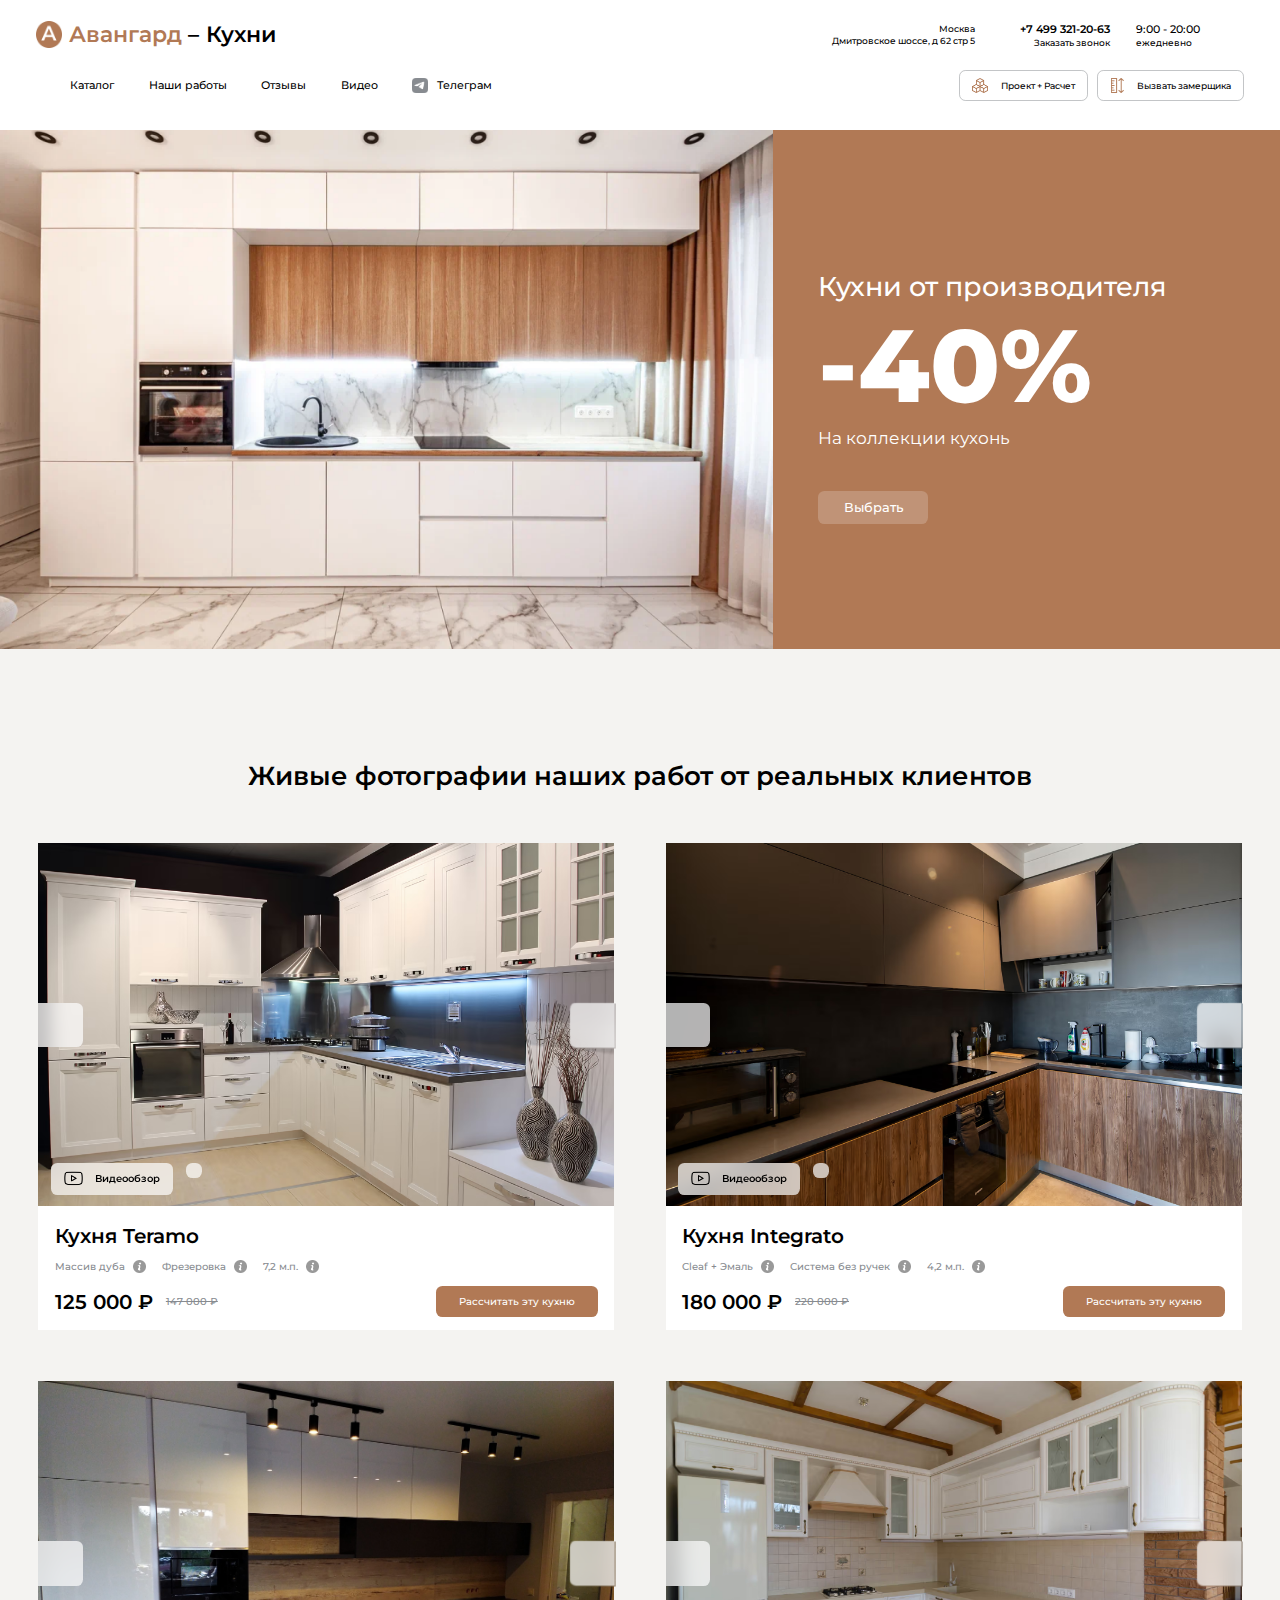
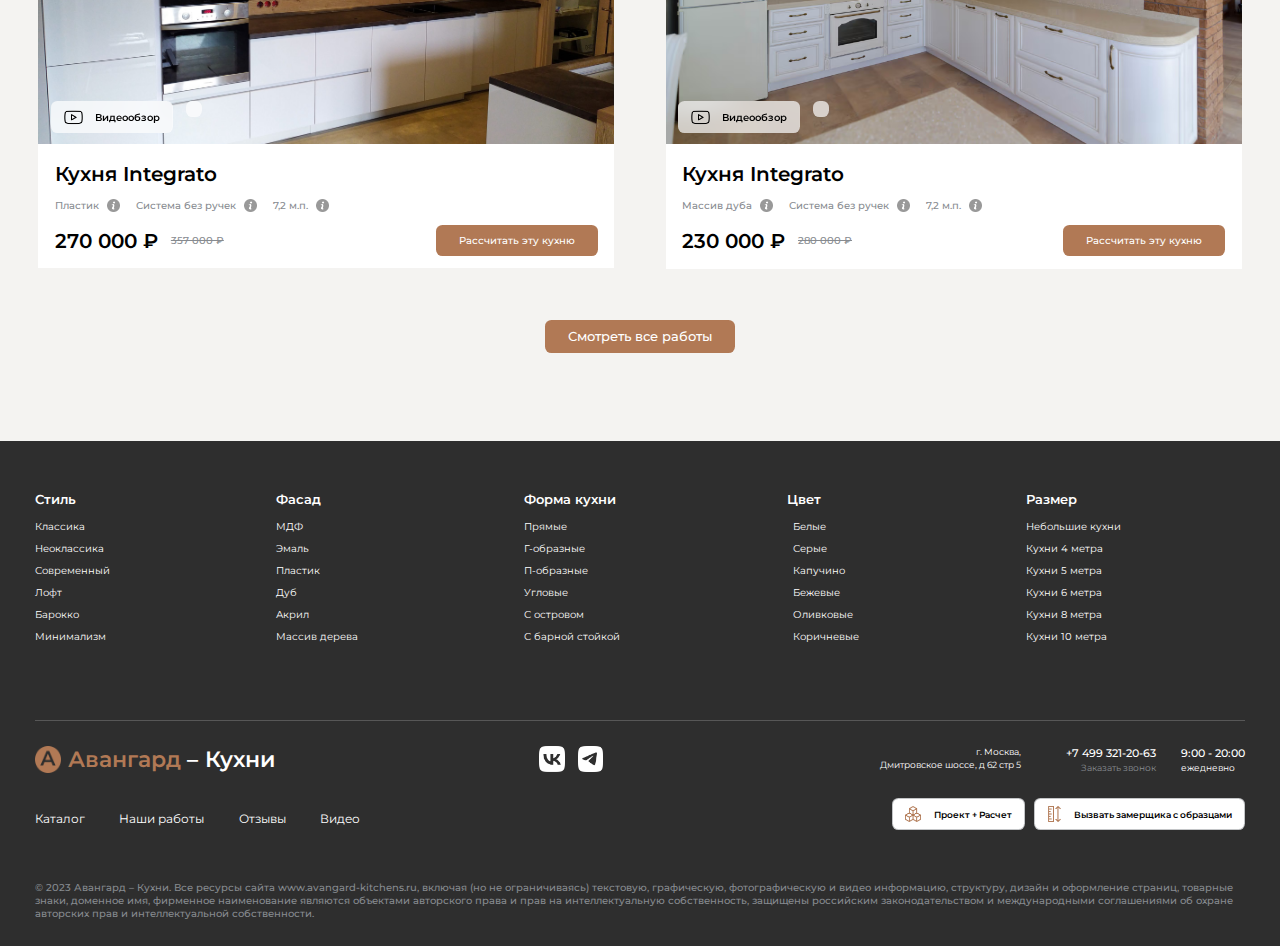
<file: index.html>
<!DOCTYPE html>

<head>
    <meta charset="UTF-8">
    <meta http-equiv="X-UA-Compatible" content="IE=edge">
    <meta name="viewport" content="width=device-width, initial-scale=1.0">
    <title>Авангард - Кухни</title>
    <link rel="stylesheet" href="asserts/css/style.css">
    <link rel="stylesheet" href="https://cdnjs.cloudflare.com/ajax/libs/font-awesome/6.4.0/css/all.min.css"
        integrity="sha512-iecdLmaskl7CVkqkXNQ/ZH/XLlvWZOJyj7Yy7tcenmpD1ypASozpmT/E0iPtmFIB46ZmdtAc9eNBvH0H/ZpiBw=="
        crossorigin="anonymous" referrerpolicy="no-referrer" />
    <link rel="preconnect" href="https://fonts.googleapis.com">
    <link rel="preconnect" href="https://fonts.gstatic.com" crossorigin>
    <link
        href="https://fonts.googleapis.com/css2?family=Montserrat:ital,wght@0,100;0,200;0,300;0,400;0,500;0,600;0,700;0,800;0,900;1,100;1,200;1,300;1,400;1,500;1,600;1,700;1,800;1,900&display=swap"
        rel="stylesheet">

        <link type="Image/x-icon" href="asserts/favicon/favicon.ico" rel="icon">
</head>

<body>
    <div class="container">

        <header>

            <div class="header">

                <div class="stroke_1">

                    <a href="index.html">
                        <div class="logo">

                            <img src="asserts/logo/logo.png" alt="logo">
                            <h1 class="logo_text1">Авангард</h1>
                            <h1 class="logo_text2">–</h1>
                            <h1 class="logo_text3">Кухни</h1>

                        </div>
                    </a>

                    <div class="info">

                        <div class="address">

                            <p class="address_1">Москва</p>
                            <p class="address_2">Дмитровское шоссе, д 62 стр 5</p>

                        </div>

                        <div class="info_2">

                            <div class="phone">

                                <h4>+7 499 321-20-63</h4>
                                <p>
                                    <a href="#">Заказать звонок</a>
                                </p>

                            </div>

                            <div class="time">

                                <h4>9:00 - 20:00</h4>
                                <p>ежедневно</p>

                            </div>

                        </div>

                        <i class="fa-regular fa-heart"></i>

                        <i class="fa-solid fa-bars" style="color: #000000;"></i>

                    </div>

                </div>

                <div class="stroke_2">

                    <div class="nav">

                        <i class="fa-solid fa-bars" style="color: #000000;"></i>
                        <a href="catalog.html">Каталог</a>
                        <a href="#">Наши работы</a>
                        <a href="#">Отзывы</a>
                        <a href="#">Видео</a>
                        <div class="telegram">
                            <img src="asserts/img/telegram.png" alt="telegram">
                            <a href="https://web.telegram.org/" target="_blank">
                                Телеграм</a>
                        </div>

                    </div>

                    <div class="buttons">

                        <button class="project">
                            <div>
                                <img src="asserts/img/buttons/cubes.png" alt="cubes" style="vertical-align: middle"
                                    class="cubes">

                                <img src="asserts/img/buttons/cubes_white.png" alt="cubes"
                                    style="vertical-align: middle" class="cubes_white">
                            </div>Проект + Расчет
                        </button>

                        <button class="call"><img src="asserts/img/buttons/ruler.png" alt="ruler"
                                style="vertical-align: middle" class="ruler">

                            <img src="asserts/img/buttons/ruler_white.png" alt="ruler" style="vertical-align: middle"
                                class="ruler_white">
                            Вызвать замерщика</button>

                    </div>

                </div>


        </header>

        <div class="banner">

            <a href="matteo.html">
                <img src="asserts/img/matteo/matteo_main.png" alt="kitchen_1">
            </a>

            <!-- <img src="asserts/img/banner_rec.png" alt="rec"> -->

            <div class="banner_text">

                <div>
                    <h3>Кухни от производителя</h3>
                    <h1>-40%</h1>
                    <h4>На коллекции кухонь</h4>
                </div>

                <a href="catalog.html">
                    <button>Выбрать</button>
                </a>

            </div>

        </div>

        <div class="main">



            <div class="catalog">

                <h2>Живые фотографии наших работ от реальных клиентов </h2>

                <div class="cards">

                    <div class="stroke_1">

                        <div class="card_1">

                            <img src="asserts/img/catalog/card_1.png" alt="kitchen">

                            <div class="arrow_1">
                                <i class="fa-solid fa-chevron-left"></i>
                            </div>

                            <div class="arrow_2">
                                <i class="fa-solid fa-chevron-left"></i>
                            </div>

                            <div class="buttons">

                                <button class="button_1">

                                    <img src="asserts/img/youtube.png" alt="youtube" class="youtube">

                                    Видеообзор

                                </button>

                                <button class="button_2">

                                    <i class="fa-regular fa-heart"></i>

                                </button>

                            </div>



                            <div class="text">

                                <h3>Кухня Teramo</h3>

                                <div class="discription">
                                    <p>Массив дуба</p>
                                    <img src="asserts/img/catalog/info_icon.png" alt="">
                                    <p>Фрезеровка</p>
                                    <img src="asserts/img/catalog/info_icon.png" alt="">
                                    <p>7,2 м.п.</p>
                                    <img src="asserts/img/catalog/info_icon.png" alt="">
                                </div>

                                <div class="price">
                                    <div class="cost">
                                        <h3>125 000 ₽</h3>
                                        <p>147 000 ₽</p>
                                    </div>
                                    <button>Рассчитать эту кухню</button>
                                </div>


                            </div>

                        </div>

                        <div class="card_2">

                            <img src="asserts/img/catalog/card_2.png" alt="kitchen">

                            <div class="arrow_1">
                                <i class="fa-solid fa-chevron-left"></i>
                            </div>

                            <div class="arrow_2">
                                <i class="fa-solid fa-chevron-left"></i>
                            </div>

                            <div class="buttons">

                                <button class="button_1">

                                    <img src="asserts/img/youtube.png" alt="youtube" class="youtube">

                                    Видеообзор

                                </button>

                                <button class="button_2">

                                    <i class="fa-regular fa-heart"></i>

                                </button>

                            </div>



                            <div class="text">

                                <h3>Кухня Integrato</h3>

                                <div class="discription">
                                    <p>Cleaf + Эмаль</p>
                                    <img src="asserts/img/catalog/info_icon.png" alt="">
                                    <p>Система без ручек</p>
                                    <img src="asserts/img/catalog/info_icon.png" alt="">
                                    <p>4,2 м.п.</p>
                                    <img src="asserts/img/catalog/info_icon.png" alt="">
                                </div>

                                <div class="price">
                                    <div class="cost">
                                        <h3>180 000 ₽</h3>
                                        <p>220 000 ₽</p>
                                    </div>
                                    <button>Рассчитать эту кухню</button>
                                </div>


                            </div>

                        </div>

                    </div>

                    <div class="stroke_2">

                        <div class="card_3">

                            <img src="asserts/img/catalog/card_3.png" alt="kitchen">

                            <div class="arrow_1">
                                <i class="fa-solid fa-chevron-left"></i>
                            </div>

                            <div class="arrow_2">
                                <i class="fa-solid fa-chevron-left"></i>
                            </div>

                            <div class="buttons">

                                <button class="button_1">

                                    <img src="asserts/img/youtube.png" alt="youtube" class="youtube">

                                    Видеообзор

                                </button>

                                <button class="button_2">

                                    <i class="fa-regular fa-heart"></i>

                                </button>

                            </div>



                            <div class="text">

                                <h3>Кухня Integrato</h3>

                                <div class="discription">
                                    <p>Пластик</p>
                                    <img src="asserts/img/catalog/info_icon.png" alt="">
                                    <p>Система без ручек</p>
                                    <img src="asserts/img/catalog/info_icon.png" alt="">
                                    <p>7,2 м.п.</p>
                                    <img src="asserts/img/catalog/info_icon.png" alt="">
                                </div>

                                <div class="price">
                                    <div class="cost">
                                        <h3>270 000 ₽</h3>
                                        <p>357 000 ₽</p>
                                    </div>
                                    <button>Рассчитать эту кухню</button>
                                </div>


                            </div>

                        </div>

                        <div class="card_4">

                            <img src="asserts/img/catalog/card_4.png" alt="kitchen">

                            <div class="arrow_1">
                                <i class="fa-solid fa-chevron-left"></i>
                            </div>

                            <div class="arrow_2">
                                <i class="fa-solid fa-chevron-left"></i>
                            </div>

                            <div class="buttons">

                                <button class="button_1">

                                    <img src="asserts/img/youtube.png" alt="youtube" class="youtube">

                                    Видеообзор

                                </button>

                                <button class="button_2">

                                    <i class="fa-regular fa-heart"></i>

                                </button>

                            </div>



                            <div class="text">

                                <h3>Кухня Integrato</h3>

                                <div class="discription">
                                    <p>Массив дуба</p>
                                    <img src="asserts/img/catalog/info_icon.png" alt="">
                                    <p>Система без ручек</p>
                                    <img src="asserts/img/catalog/info_icon.png" alt="">
                                    <p>7,2 м.п.</p>
                                    <img src="asserts/img/catalog/info_icon.png" alt="">
                                </div>

                                <div class="price">
                                    <div class="cost">
                                        <h3>230 000 ₽</h3>
                                        <p>280 000 ₽</p>
                                    </div>
                                    <button>Рассчитать эту кухню</button>
                                </div>


                            </div>

                        </div>

                    </div>

                    <a href="catalog.html"><button class="look_all">Смотреть все работы</button></a>

                </div>

            </div>

        </div>

        <footer>

            <div class="footer">

                <div class="f_nav">

                    <div class="style">

                        <h4>Стиль</h4>

                        <div class="links">
                            <a href="#">Классика</a>
                            <a href="#">Неоклассика</a>
                            <a href="#">Современный</a>
                            <a href="#">Лофт</a>
                            <a href="#">Барокко</a>
                            <a href="#">Минимализм</a>
                        </div>

                    </div>

                    <hr>

                    <div class="front">

                        <h4>Фасад</h4>

                        <div class="links">
                            <a href="#">МДФ</a>
                            <a href="#">Эмаль</a>
                            <a href="#">Пластик</a>
                            <a href="#">Дуб</a>
                            <a href="#">Акрил</a>
                            <a href="#">Массив дерева</a>
                        </div>

                    </div>

                    <hr>

                    <div class="form">

                        <h4>Форма кухни</h4>

                        <div class="links">
                            <a href="#">Прямые</a>
                            <a href="#">Г-образные</a>
                            <a href="#">П-образные</a>
                            <a href="#">Угловые</a>
                            <a href="#">С островом</a>
                            <a href="#">С барной стойкой</a>
                        </div>

                    </div>

                    <hr>

                    <div class="color">

                        <h4>Цвет</h4>

                        <div class="links">
                            <a href="#"><i class="fa-solid fa-circle white"></i>Белые</a>
                            <a href="#"><i class="fa-solid fa-circle gray"></i>Серые</a>
                            <a href="#"><i class="fa-solid fa-circle cappuccino"></i>Капучино</a>
                            <a href="#"><i class="fa-solid fa-circle beige"></i>Бежевые</a>
                            <a href="#"><i class="fa-solid fa-circle olive"></i>Оливковые</a>
                            <a href="#"><i class="fa-solid fa-circle brown"></i>Коричневые</a>
                        </div>

                    </div>

                    <hr>

                    <div class="size">

                        <h4>Размер</h4>

                        <div class="links">
                            <a href="#">Небольшие кухни</a>
                            <a href="#">Кухни 4 метра</a>
                            <a href="#">Кухни 5 метра</a>
                            <a href="#">Кухни 6 метра</a>
                            <a href="#">Кухни 8 метра</a>
                            <a href="#">Кухни 10 метра</a>
                        </div>

                    </div>

                </div>

                <div class="f_info">

                    <hr>

                    <div class="f_main">

                        <div class="logo_and_links">

                            <a href="index.html">
                                <div class="logo">

                                    <img src="asserts/logo/logo.png" alt="logo">
                                    <h1 class="logo_text1">Авангард</h1>
                                    <h1 class="logo_text2">–</h1>
                                    <h1 class="logo_text3">Кухни</h1>

                                </div>
                            </a>


                            <div class="f_info_links">

                                <a href="catalog.html">Каталог</a>
                                <a href="#">Наши работы</a>
                                <a href="#">Отзывы</a>
                                <a href="#">Видео</a>

                            </div>

                        </div>

                        <div class="networks">

                            <a href="https://m.vk.com/" target="_blank">
                                <img src="asserts/img/vk.png" alt="vk">
                            </a>

                            <a href="https://web.telegram.org/" target="_blank">
                                <img src="asserts/img/telegram_white.png" alt="telegram">
                            </a>

                        </div>

                        <div class="f_oter_info">

                            <div class="text">
                                <div class="address">

                                    <p class="address_1">г. Москва,</p>
                                    <p class="address_2">Дмитровское шоссе, д 62 стр 5</p>

                                </div>

                                <div class="f_oter_info_2">

                                    <div class="phone">

                                        <h4>+7 499 321-20-63</h4>
                                        <p>
                                            <a href="#">Заказать звонок</a>
                                        </p>

                                    </div>

                                    <div class="time">

                                        <h4>9:00 - 20:00</h4>
                                        <p>ежедневно</p>

                                    </div>

                                </div>

                            </div>

                            <div class="buttons">

                                <button class="project">
                                    <div>
                                        <img src="asserts/img/buttons/cubes.png" alt="cubes"
                                            style="vertical-align: middle" class="cubes">

                                        <img src="asserts/img/buttons/cubes_white.png" alt="cubes"
                                            style="vertical-align: middle" class="cubes_white">
                                    </div>Проект + Расчет
                                </button>

                                <button class="call"><img src="asserts/img/buttons/ruler.png" alt="ruler"
                                        style="vertical-align: middle" class="ruler">

                                    <img src="asserts/img/buttons/ruler_white.png" alt="ruler"
                                        style="vertical-align: middle" class="ruler_white">
                                    Вызвать замерщика с образцами</button>

                            </div>

                        </div>

                    </div>

                    <div class="f_discription">

                        © 2023 Авангард – Кухни. Все ресурсы сайта www.avangard-kitchens.ru, включая (но не
                        ограничиваясь)
                        текстовую, графическую, фотографическую и видео информацию, структуру, дизайн и оформление
                        страниц, товарные знаки, доменное имя, фирменное наименование являются объектами авторского
                        права и прав на интеллектуальную собственность, защищены российским законодательством и
                        международными соглашениями об охране авторских прав и интеллектуальной собственности.

                    </div>

                </div>

            </div>

        </footer>

    </div>

</body>

</html>
</file>
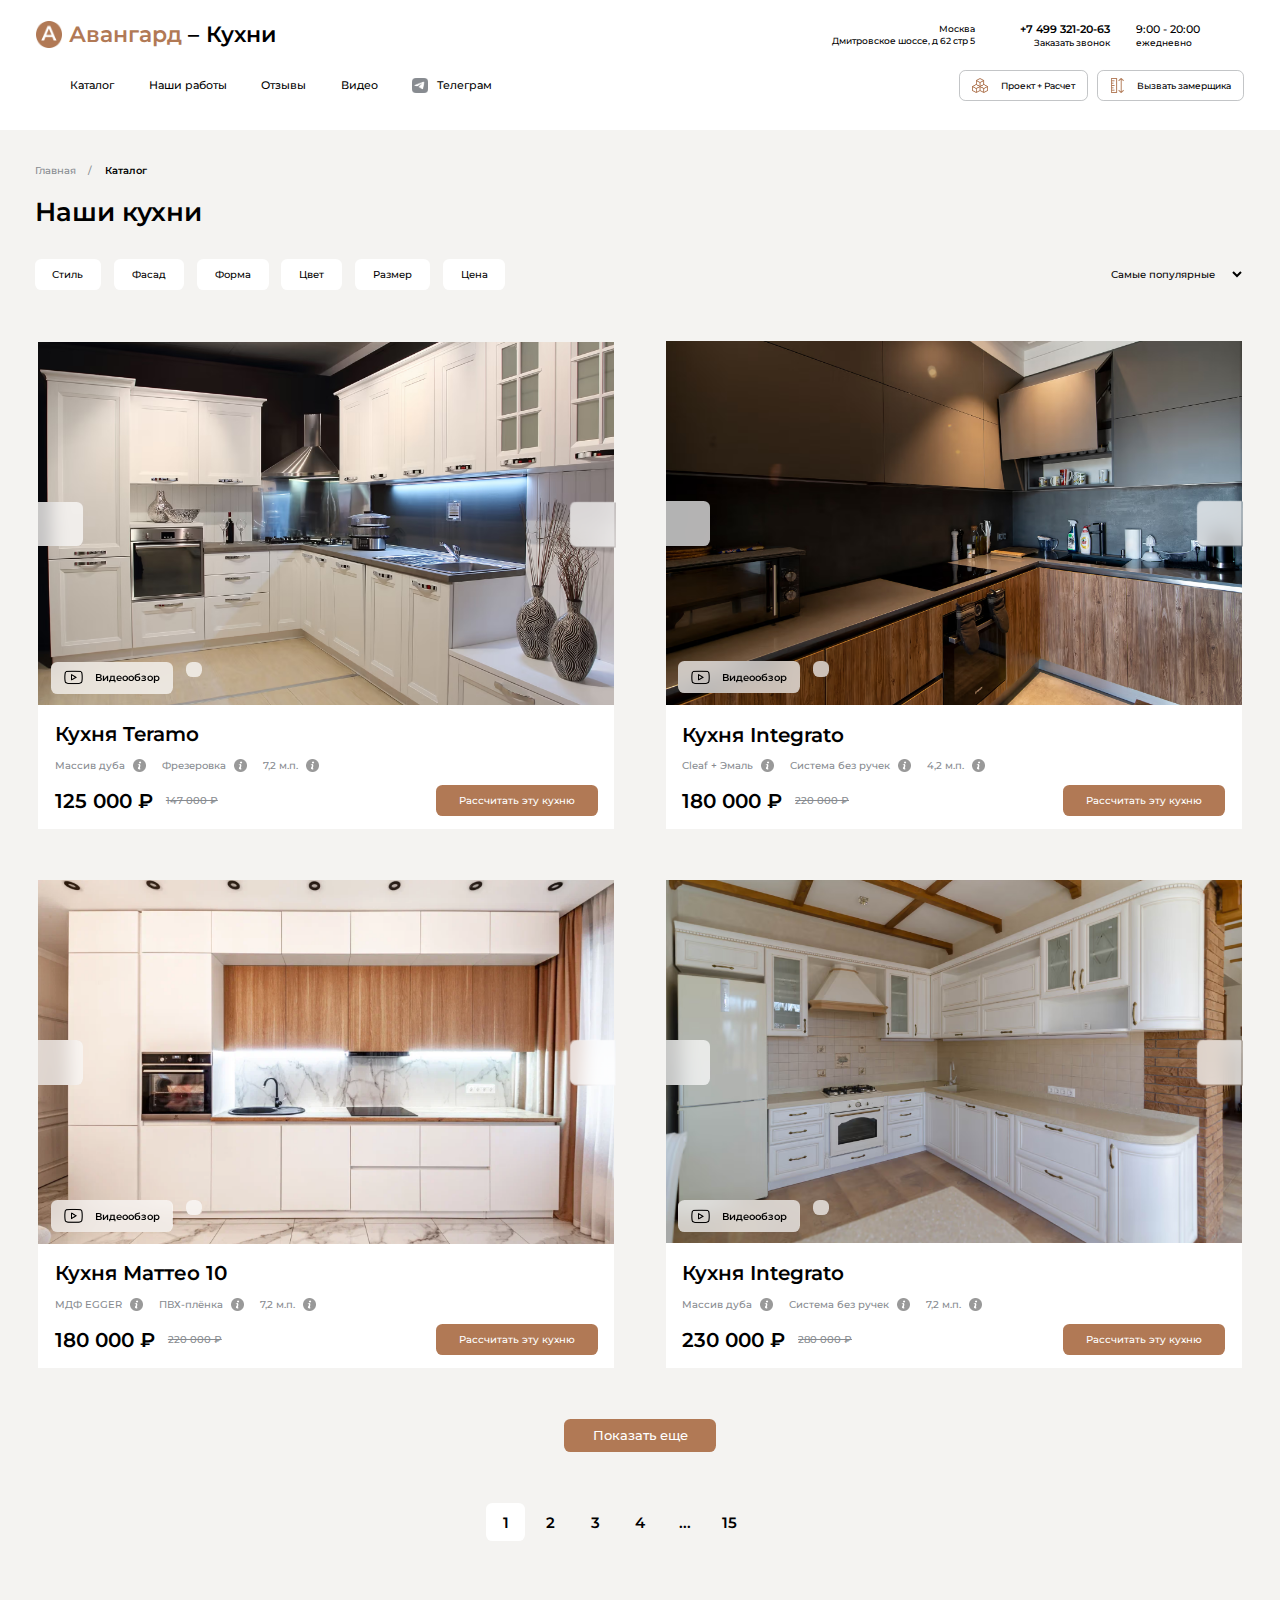
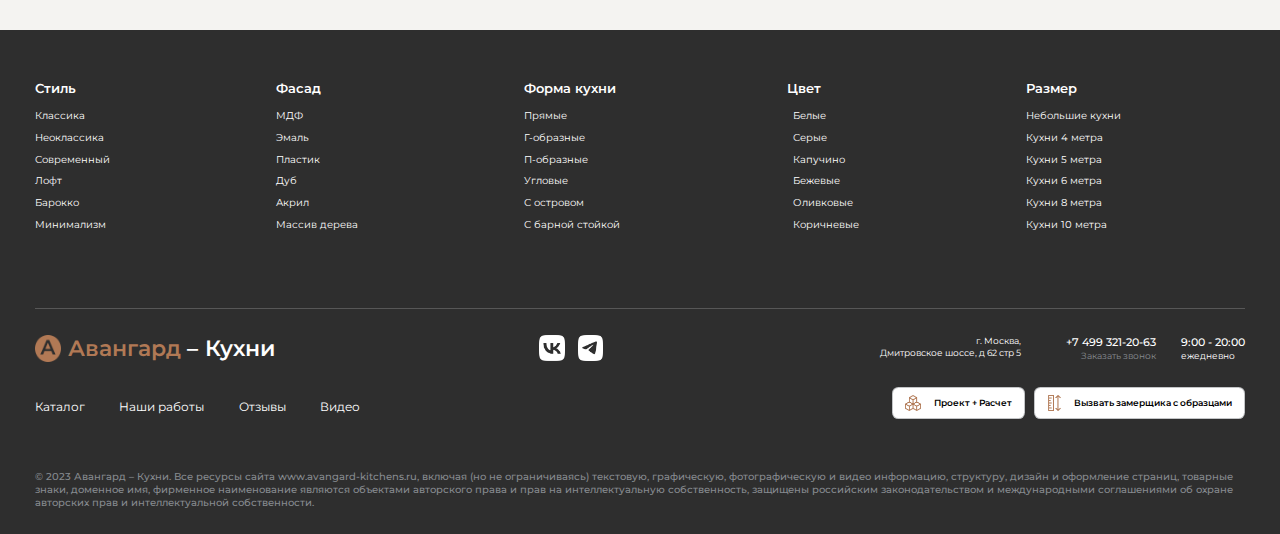
<file: catalog.html>
<!DOCTYPE html>

<head>
    <meta charset="UTF-8">
    <meta http-equiv="X-UA-Compatible" content="IE=edge">
    <meta name="viewport" content="width=device-width, initial-scale=1.0">
    <title>Авангард - Кухни</title>
    <link rel="stylesheet" href="asserts/css/style.css">
    <link rel="stylesheet" href="https://cdnjs.cloudflare.com/ajax/libs/font-awesome/6.4.0/css/all.min.css"
        integrity="sha512-iecdLmaskl7CVkqkXNQ/ZH/XLlvWZOJyj7Yy7tcenmpD1ypASozpmT/E0iPtmFIB46ZmdtAc9eNBvH0H/ZpiBw=="
        crossorigin="anonymous" referrerpolicy="no-referrer" />
    <link rel="preconnect" href="https://fonts.googleapis.com">
    <link rel="preconnect" href="https://fonts.gstatic.com" crossorigin>
    <link
        href="https://fonts.googleapis.com/css2?family=Montserrat:ital,wght@0,100;0,200;0,300;0,400;0,500;0,600;0,700;0,800;0,900;1,100;1,200;1,300;1,400;1,500;1,600;1,700;1,800;1,900&display=swap"
        rel="stylesheet">

    <link type="Image/x-icon" href="asserts/favicon/favicon.ico" rel="icon">
</head>

<body>

    <div class="container">

        <header>

            <div class="header">

                <div class="stroke_1">

                    <a href="index.html">
                        <div class="logo">

                            <img src="asserts/logo/logo.png" alt="logo">
                            <h1 class="logo_text1">Авангард</h1>
                            <h1 class="logo_text2">–</h1>
                            <h1 class="logo_text3">Кухни</h1>

                        </div>
                    </a>

                    <div class="info">

                        <div class="address">

                            <p class="address_1">Москва</p>
                            <p class="address_2">Дмитровское шоссе, д 62 стр 5</p>

                        </div>

                        <div class="info_2">

                            <div class="phone">

                                <h4>+7 499 321-20-63</h4>
                                <p>
                                    <a href="#">Заказать звонок</a>
                                </p>

                            </div>

                            <div class="time">

                                <h4>9:00 - 20:00</h4>
                                <p>ежедневно</p>

                            </div>

                        </div>

                        <i class="fa-regular fa-heart"></i>

                        <i class="fa-solid fa-bars" style="color: #000000;"></i>

                    </div>

                </div>

                <div class="stroke_2">

                    <div class="nav">

                        <i class="fa-solid fa-bars" style="color: #000000;"></i>
                        <a href="catalog.html">Каталог</a>
                        <a href="#">Наши работы</a>
                        <a href="#">Отзывы</a>
                        <a href="#">Видео</a>
                        <div class="telegram">
                            <img src="asserts/img/telegram.png" alt="telegram">
                            <a href="https://web.telegram.org/" target="_blank">
                                Телеграм</a>
                        </div>

                    </div>

                    <div class="buttons">

                        <button class="project">
                            <div>
                                <img src="asserts/img/buttons/cubes.png" alt="cubes" style="vertical-align: middle"
                                    class="cubes">

                                <img src="asserts/img/buttons/cubes_white.png" alt="cubes"
                                    style="vertical-align: middle" class="cubes_white">
                            </div>Проект + Расчет
                        </button>

                        <button class="call"><img src="asserts/img/buttons/ruler.png" alt="ruler"
                                style="vertical-align: middle" class="ruler">

                            <img src="asserts/img/buttons/ruler_white.png" alt="ruler" style="vertical-align: middle"
                                class="ruler_white">
                            Вызвать замерщика</button>

                    </div>

                </div>


        </header>

        <div class="main">

            <div class="ways">

                <a href="index.html" class="main_page">Главная</a>
                <p>/</p>
                <a href="catalog.html" class="ways_catalog">Каталог</a>

            </div>

            <h1 class="catalog_title">Наши кухни</h1>

            <div class="catalog_filter">
                <div class="catalog_buttons">

                    <button>Стиль</button>
                    <button>Фасад</button>
                    <button>Форма</button>
                    <button>Цвет</button>
                    <button>Размер</button>
                    <button>Цена</button>

                </div>

                <select>
                    <option>Самые популярные</option>
                    <option>С лучшим рейтингом</option>
                    <option>По возрастанию цены</option>
                    <option>По убыванию цены</option>
                </select>

            </div>

            <div class="catalog">

                <div class="cards">

                    <div class="stroke_1">

                        <div class="card_1">

                            <img src="asserts/img/catalog/card_1.png" alt="kitchen">

                            <div class="arrow_1">
                                <i class="fa-solid fa-chevron-left"></i>
                            </div>

                            <div class="arrow_2">
                                <i class="fa-solid fa-chevron-left"></i>
                            </div>

                            <div class="buttons">

                                <button class="button_1">

                                    <img src="asserts/img/youtube.png" alt="youtube" class="youtube">

                                    Видеообзор

                                </button>

                                <button class="button_2">

                                    <i class="fa-regular fa-heart"></i>

                                </button>

                            </div>



                            <div class="text">

                                <h3>Кухня Teramo</h3>

                                <div class="discription">
                                    <p>Массив дуба</p>
                                    <img src="asserts/img/catalog/info_icon.png" alt="">
                                    <p>Фрезеровка</p>
                                    <img src="asserts/img/catalog/info_icon.png" alt="">
                                    <p>7,2 м.п.</p>
                                    <img src="asserts/img/catalog/info_icon.png" alt="">
                                </div>

                                <div class="price">
                                    <div class="cost">
                                        <h3>125 000 ₽</h3>
                                        <p>147 000 ₽</p>
                                    </div>
                                    <button>Рассчитать эту кухню</button>
                                </div>


                            </div>

                        </div>

                        <div class="card_2">

                            <img src="asserts/img/catalog/card_2.png" alt="kitchen">

                            <div class="arrow_1">
                                <i class="fa-solid fa-chevron-left"></i>
                            </div>

                            <div class="arrow_2">
                                <i class="fa-solid fa-chevron-left"></i>
                            </div>

                            <div class="buttons">

                                <button class="button_1">

                                    <img src="asserts/img/youtube.png" alt="youtube" class="youtube">

                                    Видеообзор

                                </button>

                                <button class="button_2">

                                    <i class="fa-regular fa-heart"></i>

                                </button>

                            </div>



                            <div class="text">

                                <h3>Кухня Integrato</h3>

                                <div class="discription">
                                    <p>Cleaf + Эмаль</p>
                                    <img src="asserts/img/catalog/info_icon.png" alt="">
                                    <p>Система без ручек</p>
                                    <img src="asserts/img/catalog/info_icon.png" alt="">
                                    <p>4,2 м.п.</p>
                                    <img src="asserts/img/catalog/info_icon.png" alt="">
                                </div>

                                <div class="price">
                                    <div class="cost">
                                        <h3>180 000 ₽</h3>
                                        <p>220 000 ₽</p>
                                    </div>
                                    <button>Рассчитать эту кухню</button>
                                </div>


                            </div>

                        </div>

                    </div>

                    <div class="stroke_2">

                        <div class="card_3">

                            <a href="matteo.html">
                                <img src="asserts/img/catalog/matteo.png" alt="kitchen">
                            </a>
                            <div class="arrow_1">
                                <i class="fa-solid fa-chevron-left"></i>
                            </div>

                            <div class="arrow_2">
                                <i class="fa-solid fa-chevron-left"></i>
                            </div>

                            <div class="buttons">

                                <button class="button_1">

                                    <img src="asserts/img/youtube.png" alt="youtube" class="youtube">

                                    Видеообзор

                                </button>

                                <button class="button_2">

                                    <i class="fa-regular fa-heart"></i>

                                </button>

                            </div>



                            <div class="text">

                                <h3>Кухня Маттео 10</h3>

                                <div class="discription">
                                    <p>МДФ EGGER</p>
                                    <img src="asserts/img/catalog/info_icon.png" alt="">
                                    <p>ПВХ-плёнка</p>
                                    <img src="asserts/img/catalog/info_icon.png" alt="">
                                    <p>7,2 м.п.</p>
                                    <img src="asserts/img/catalog/info_icon.png" alt="">
                                </div>

                                <div class="price">
                                    <div class="cost">
                                        <h3>180 000 ₽</h3>
                                        <p>220 000 ₽</p>
                                    </div>

                                    <a href="matteo.html">
                                        <button>Рассчитать эту кухню</button>
                                    </a>
                                    
                                </div>


                            </div>

                        </div>

                        <div class="card_4">

                            <img src="asserts/img/catalog/card_4.png" alt="kitchen">

                            <div class="arrow_1">
                                <i class="fa-solid fa-chevron-left"></i>
                            </div>

                            <div class="arrow_2">
                                <i class="fa-solid fa-chevron-left"></i>
                            </div>

                            <div class="buttons">

                                <button class="button_1">

                                    <img src="asserts/img/youtube.png" alt="youtube" class="youtube">

                                    Видеообзор

                                </button>

                                <button class="button_2">

                                    <i class="fa-regular fa-heart"></i>

                                </button>

                            </div>



                            <div class="text">

                                <h3>Кухня Integrato</h3>

                                <div class="discription">
                                    <p>Массив дуба</p>
                                    <img src="asserts/img/catalog/info_icon.png" alt="">
                                    <p>Система без ручек</p>
                                    <img src="asserts/img/catalog/info_icon.png" alt="">
                                    <p>7,2 м.п.</p>
                                    <img src="asserts/img/catalog/info_icon.png" alt="">
                                </div>

                                <div class="price">
                                    <div class="cost">
                                        <h3>230 000 ₽</h3>
                                        <p>280 000 ₽</p>
                                    </div>
                                    <button>Рассчитать эту кухню</button>
                                </div>


                            </div>

                        </div>

                    </div>

                    <a href="catalog.html"><button class="look_more">Показать еще</button></a>

                </div>

                <div class="numbers_pages">

                    <div class="opened_page">
                        <h4>1</h4>
                    </div>
                    <h4>2</h4>
                    <h4>3</h4>
                    <h4>4</h4>
                    <h4>...</h4>
                    <h4>15</h4>
                    <div class="pages_arrow">
                        <i class="fa-solid fa-chevron-left"></i>
                    </div>

                </div>

            </div>

        </div>

        <footer>

            <div class="footer">

                <div class="f_nav">

                    <div class="style">

                        <h4>Стиль</h4>

                        <div class="links">
                            <a href="#">Классика</a>
                            <a href="#">Неоклассика</a>
                            <a href="#">Современный</a>
                            <a href="#">Лофт</a>
                            <a href="#">Барокко</a>
                            <a href="#">Минимализм</a>
                        </div>

                    </div>

                    <hr>

                    <div class="front">

                        <h4>Фасад</h4>

                        <div class="links">
                            <a href="#">МДФ</a>
                            <a href="#">Эмаль</a>
                            <a href="#">Пластик</a>
                            <a href="#">Дуб</a>
                            <a href="#">Акрил</a>
                            <a href="#">Массив дерева</a>
                        </div>

                    </div>

                    <hr>

                    <div class="form">

                        <h4>Форма кухни</h4>

                        <div class="links">
                            <a href="#">Прямые</a>
                            <a href="#">Г-образные</a>
                            <a href="#">П-образные</a>
                            <a href="#">Угловые</a>
                            <a href="#">С островом</a>
                            <a href="#">С барной стойкой</a>
                        </div>

                    </div>

                    <hr>

                    <div class="color">

                        <h4>Цвет</h4>

                        <div class="links">
                            <a href="#"><i class="fa-solid fa-circle white"></i>Белые</a>
                            <a href="#"><i class="fa-solid fa-circle gray"></i>Серые</a>
                            <a href="#"><i class="fa-solid fa-circle cappuccino"></i>Капучино</a>
                            <a href="#"><i class="fa-solid fa-circle beige"></i>Бежевые</a>
                            <a href="#"><i class="fa-solid fa-circle olive"></i>Оливковые</a>
                            <a href="#"><i class="fa-solid fa-circle brown"></i>Коричневые</a>
                        </div>

                    </div>

                    <hr>

                    <div class="size">

                        <h4>Размер</h4>

                        <div class="links">
                            <a href="#">Небольшие кухни</a>
                            <a href="#">Кухни 4 метра</a>
                            <a href="#">Кухни 5 метра</a>
                            <a href="#">Кухни 6 метра</a>
                            <a href="#">Кухни 8 метра</a>
                            <a href="#">Кухни 10 метра</a>
                        </div>

                    </div>

                </div>

                <div class="f_info">

                    <hr>

                    <div class="f_main">

                        <div class="logo_and_links">

                            <a href="index.html">
                                <div class="logo">

                                    <img src="asserts/logo/logo.png" alt="logo">
                                    <h1 class="logo_text1">Авангард</h1>
                                    <h1 class="logo_text2">–</h1>
                                    <h1 class="logo_text3">Кухни</h1>

                                </div>
                            </a>


                            <div class="f_info_links">

                                <a href="catalog.html">Каталог</a>
                                <a href="#">Наши работы</a>
                                <a href="#">Отзывы</a>
                                <a href="#">Видео</a>

                            </div>

                        </div>

                        <div class="networks">

                            <a href="https://m.vk.com/" target="_blank">
                                <img src="asserts/img/vk.png" alt="vk">
                            </a>

                            <a href="https://web.telegram.org/" target="_blank">
                                <img src="asserts/img/telegram_white.png" alt="telegram">
                            </a>

                        </div>

                        <div class="f_oter_info">

                            <div class="text">
                                <div class="address">

                                    <p class="address_1">г. Москва,</p>
                                    <p class="address_2">Дмитровское шоссе, д 62 стр 5</p>

                                </div>

                                <div class="f_oter_info_2">

                                    <div class="phone">

                                        <h4>+7 499 321-20-63</h4>
                                        <p>
                                            <a href="#">Заказать звонок</a>
                                        </p>

                                    </div>

                                    <div class="time">

                                        <h4>9:00 - 20:00</h4>
                                        <p>ежедневно</p>

                                    </div>

                                </div>

                            </div>

                            <div class="buttons">

                                <button class="project">
                                    <div>
                                        <img src="asserts/img/buttons/cubes.png" alt="cubes"
                                            style="vertical-align: middle" class="cubes">

                                        <img src="asserts/img/buttons/cubes_white.png" alt="cubes"
                                            style="vertical-align: middle" class="cubes_white">
                                    </div>Проект + Расчет
                                </button>

                                <button class="call"><img src="asserts/img/buttons/ruler.png" alt="ruler"
                                        style="vertical-align: middle" class="ruler">

                                    <img src="asserts/img/buttons/ruler_white.png" alt="ruler"
                                        style="vertical-align: middle" class="ruler_white">
                                    Вызвать замерщика с образцами</button>

                            </div>

                        </div>

                    </div>

                    <div class="f_discription">

                        © 2023 Авангард – Кухни. Все ресурсы сайта www.avangard-kitchens.ru, включая (но не
                        ограничиваясь)
                        текстовую, графическую, фотографическую и видео информацию, структуру, дизайн и оформление
                        страниц, товарные знаки, доменное имя, фирменное наименование являются объектами авторского
                        права и прав на интеллектуальную собственность, защищены российским законодательством и
                        международными соглашениями об охране авторских прав и интеллектуальной собственности.

                    </div>

                </div>

            </div>

        </footer>

    </div>

</body>

</html>
</file>
<file: asserts/css/style.css>
* {
    margin: 0;
    padding: 0;
    bottom: 0;
    box-sizing: border-box;
}

body {
    font-family: Montserrat;
}

a {
    color: black;
    outline: none;
    text-decoration: none;
}

.header {
    padding: 1.666vw 2.777vw 2.222vw;
    display: flex;
    flex-direction: column;
    gap: 1.666vw;
}

.stroke_1 {
    display: flex;
    flex-direction: row;
}

.header .logo {
    display: flex;
    flex-direction: row;
    gap: 0.5vw;
}

.header .logo_text1 {
    color: #B17955;
}

.header .logo h1 {
    font-weight: 600;
    font-size: 1.7vw;
}

.header .logo img {
    width: 2.1vw;
    height: 2.1vw;
}

.header .info {
    display: flex;
    flex-direction: row;
    justify-content: center;
    align-items: center;
    gap: 3.5vw;

    margin-left: auto;
}

.header .address {
    text-align: right;
    font-size: 0.7vw;
    font-weight: 500;
}

.header .address_1 {
    margin-bottom: 0.1vw;
}

.header .phone {
    text-align: right;
}

.header .phone h4 {
    margin-bottom: 0.1vw;
    font-size: 0.85vw;
    font-weight: 600;
}

.header .phone p {
    color: #878B90;
    font-size: 0.74vw;
    font-weight: 500;
}

.header .info_2 {
    display: flex;
    flex-direction: row;
    gap: 2vw;

}

.header .time h4 {
    margin-bottom: 0.1vw;
    font-size: 0.85vw;
    font-weight: 500;
}

.header .time p {
    font-size: 0.74vw;
    font-weight: 500;
}

.header .fa-heart {
    font-size: 1.3vw;
    transition: all 0s ease-in-out;
    cursor: pointer;
    color: black;
}

.header .fa-heart:hover {
    color: #B17955;
}

.header .info .fa-bars {
    display: none;
}

.stroke_2 {
    display: flex;
    flex-direction: row;
    justify-content: center;
    align-items: center;
}

.nav {
    display: flex;
    flex-direction: row;
    gap: 2.7vw;
}

.nav .fa-bars {
    font-size: 1.5vw;
    cursor: pointer;
}

.nav a {
    font-size: 0.85vw;
    font-weight: 500;
    color: black;

    transition: all 0s ease-in-out;
}

.nav a:hover {
    color: #B17955;
}

.nav .telegram {
    display: flex;
    flex-direction: row;
    gap: 0.7vw;

    cursor: pointer;
    margin-right: 0.7vw;

}

.nav .telegram img {
    width: 1.2vw;
    height: 1.2vw;
}

.nav .telegram:hover a {
    color: #B17955;
}

.header .buttons {
    margin-left: auto;
    display: flex;
    flex-direction: row;
    gap: 0.7vw;
}

.header button {
    position: relative;
    display: flex;
    padding: 0.55vw 1vw;
    justify-content: center;
    align-items: center;
    gap: 1vw;

    background-color: transparent;
    border-radius: 0.5vw;
    border: 0.07vw solid rgba(135, 139, 144, 0.50);

    font-size: 0.7vw;
    font-weight: 500;
    font-family: Montserrat;

    cursor: pointer;
    transition: all 0s ease-in-out;
}

.header button img {
    display: block;
}

.header .project img {
    width: 1.2vw;
}

.header .call img {
    width: 1vw;
}

.header button .cubes_white:nth-of-type(2) {
    display: none;
}

.header button:hover {
    background-color: #b17855ce;
    color: white;
}

.header button:hover .cubes:nth-of-type(1) {
    display: none;
}

.header button:hover .cubes_white:nth-of-type(2) {
    display: flex;
}


.header button .ruler_white:nth-of-type(2) {
    display: none;
}

.header button:hover .ruler:nth-of-type(1) {
    display: none;
}

.header button:hover .ruler_white:nth-of-type(2) {
    display: flex;
}


/* banner */

.banner {
    width: 100%;
    background-color: #B17955;

    display: flex;
    flex-direction: row;
    gap: 3.5vw;
}

.banner img {
    width: 60.4vw;
    height: 100%;
}


.banner .banner_text {
    color: white;
}

.banner .banner_text h3 {
    font-size: 2.1vw;
    font-weight: 500;

    margin-top: 11vw;
}

.banner .banner_text h1 {
    font-size: 8vw;
    font-weight: 800;
}

.banner .banner_text h4 {
    font-size: 1.3vw;
    font-weight: 400;

    margin-bottom: 3.3vw;
}

.banner .banner_text button {
    display: inline-flex;
    padding: 0.7vw 2vw;
    justify-content: center;
    align-items: center;
    gap: 1vw;

    color: white;
    font-family: Montserrat;
    font-size: 1vw;
    font-weight: 500;

    border: none;
    border-radius: 0.5vw;
    background-color: rgba(255, 255, 255, 0.20);

    cursor: pointer;
    transition: all 0s ease-in-out;
}

.banner .banner_text button:hover {
    background-color: white;
    color: #B17955;
    font-weight: 600;
}


/* catalog */

.catalog {
    padding-bottom: 6.9vw;
}

.catalog h2 {
    text-align: center;
    font-size: 2vw;
    font-weight: 600;
    margin-top: 6vw;
}

.catalog h3 {
    font-size: 1.6vw;
    font-weight: 600;
}

.catalog p {
    font-size: 0.8vw;
    font-weight: 500;
    color: #878B90;
}

.card_1,
.card_2,
.card_3,
.card_4 {
    background-color: white;
    position: relative;
}

.catalog .cards {
    display: flex;
    flex-direction: column;
    gap: 4vw;
    flex-wrap: wrap;

    margin-top: 4vw;
}

.catalog .stroke_1,
.stroke_2 {
    display: flex;
    flex-direction: row;
    justify-content: center;
    align-items: center;

    gap: 4vw;
}

.catalog .cards img {
    width: 45vw;
}

.catalog .arrow_1 {
    width: 3.5vw;
    height: 3.5vw;
    text-align: center;
    align-items: center;
    justify-content: center;
    font-size: 2vw;
    border-radius: 0 0.5vw 0.5vw 0;
    background: rgba(255, 255, 255, 0.7);
    backdrop-filter: blur(10px);

    padding: 0.5vw;

    position: absolute;
    top: 12.5vw;
    left: 0;
    right: auto;
    bottom: auto;

    cursor: pointer;
    transition: all 0s ease-in-out;
}

.catalog .arrow_1:hover {
    background-color: white;
    backdrop-filter: none;
}

.catalog .arrow_2 {
    width: 3.5vw;
    height: 3.5vw;
    text-align: center;
    align-items: center;
    justify-content: center;
    font-size: 2vw;
    border-radius: 0 0.5vw 0.5vw 0;
    background: rgba(255, 255, 255, 0.7);
    backdrop-filter: blur(10px);

    padding: 0.5vw;

    position: absolute;
    top: 12.5vw;
    left: auto;
    right: 0;
    bottom: auto;

    transform: rotate(180deg);
    cursor: pointer;
    transition: all 0s ease-in-out;
}

.catalog .arrow_2:hover {
    background-color: white;
    backdrop-filter: none;
}

.catalog .buttons .button_1 {
    display: flex;
    flex-direction: row;
    align-items: center;
    gap: 0.9vw;

    font-family: Montserrat;
    font-size: 0.8vw;
    font-weight: 600;
    border-radius: 0.5vw;
    background: rgba(255, 255, 255, 0.70);
    backdrop-filter: blur(10px);
    border: none;

    position: absolute;
    top: 25vw;
    left: 1vw;
    right: auto;
    bottom: auto;

    padding: 0.5vw 1vw;
    transition: all 0s ease-in-out;
    cursor: pointer;
}

.catalog .buttons .button_1:hover {
    background-color: white;
    backdrop-filter: none;
}

.catalog .buttons .button_2 {
    align-items: center;

    font-family: Montserrat;
    font-size: 0.8vw;
    font-weight: 600;
    border-radius: 0.5vw;
    background: rgba(255, 255, 255, 0.70);
    backdrop-filter: blur(10px);
    border: none;

    position: absolute;
    top: 25vw;
    left: 11.5vw;
    right: auto;
    bottom: auto;

    padding: 0.6vw 0.65vw;
    transition: all 0s ease-in-out;
    cursor: pointer;
}

.catalog .buttons .button_2:hover {
    background-color: white;
    backdrop-filter: none;
}

.catalog .button_2 .fa-heart {
    font-size: 1.3vw;
}

.catalog .buttons .youtube {
    width: 1.5vw;
}


.catalog .cards .text {
    display: flex;
    flex-direction: column;
    gap: 1vw;
    padding: 1vw 1.3vw;
}

.catalog .discription {
    display: flex;
    flex-direction: row;
    gap: 1.3vw;
}

.catalog .discription img {
    width: 1vw;
    margin-left: -0.7vw;
    cursor: pointer;
}

.catalog .price {
    display: flex;
    align-items: center;
    flex-direction: row;
    gap: 1vw;
}

.catalog .price .cost {
    display: flex;
    flex-direction: row;
    align-items: center;
    gap: 1vw;
}

.catalog .price p {
    text-decoration: line-through;

}

.catalog .price button {
    margin-left: auto;

    display: flex;
    padding: 0.7vw 1.8vw;
    justify-content: center;
    align-items: center;
    gap: 1vw;

    border: none;
    border-radius: 0.5vw;
    background: #B17955;
    color: white;
    font-family: Montserrat;
    font-weight: 500;
    font-size: 0.8vw;

    cursor: pointer;
    transition: all 0s ease-in-out;
}

.catalog .price button:hover {
    background-color: rgba(177, 121, 85, 0.90);
}

.catalog .price a {
    margin-left: auto;
}


.catalog .look_all {
    display: block;
    margin-left: auto;
    margin-right: auto;

    padding: 0.7vw 1.8vw;

    border: none;
    border-radius: 0.5vw;
    background: #B17955;
    color: white;
    font-family: Montserrat;
    font-weight: 500;
    font-size: 1vw;

    cursor: pointer;
    transition: all 0s ease-in-out;
}

.catalog .look_all:hover {
    background-color: rgba(177, 121, 85, 0.90);
}


/* footer */

.footer {
    width: 100%;
    background-color: #2E2E2E;
    color: white;

    padding: 4vw 2.7vw 2vw;
}

.footer .f_nav {
    width: 100%;
    display: flex;
    flex-direction: row;
    gap: 13vw;

    margin-bottom: 6vw;
}

.footer .style,
.front,
.form,
.color,
.size {
    display: flex;
    flex-direction: column;
    gap: 1vw;
}

.footer h4 {
    font-size: 1vw;
    font-weight: 600;
}

.footer .links {
    display: flex;
    flex-direction: column;
    gap: 0.7vw;
}

.footer .links a {
    display: flex;
    flex-direction: row;
    gap: 0.5vw;

    font-size: 0.8vw;
    font-weight: 400;
    color: white;
}

.footer .links a:hover {
    color: #B17955;
}

.footer .links .white {
    color: white;
}

.footer .links .gray {
    color: #D9D9D9;
}

.footer .links .cappuccino {
    color: #8E6148;
}

.footer .links .beige {
    color: #D6C4A3;
}

.footer .links .olive {
    color: #9A967B;
}

.footer .links .brown {
    color: #643120;
}


.footer .f_info {
    display: flex;
    flex-direction: column;
    gap: 2vw;
}

.footer hr {
    display: none;
}

.footer .f_info hr {
    display: block;
    width: 100%;
    height: 0.1vw;
    background-color: rgba(255, 255, 255, 0.20);
    border: none;
}

.footer .f_main {
    display: flex;
    flex-direction: row;
    gap: 14vw;
}

.footer .logo_and_links {
    display: flex;
    flex-direction: column;
    gap: 3vw;
}

.footer .logo {
    display: flex;
    flex-direction: row;
    gap: 0.5vw;
}

.footer .logo_text1 {
    color: #B17955;
}

.footer .logo h1 {
    font-weight: 600;
    font-size: 1.7vw;
}

.footer .logo img {
    width: 2.1vw;
    height: 2.1vw;
}

.footer .logo_text2 {
    color: white;
}

.footer .logo_text3 {
    color: white;
}

.footer .f_info_links {
    display: flex;
    flex-direction: row;
    gap: 2.7vw;
}

.footer .f_info_links a {
    color: white;
    font-size: 0.9vw;
    font-style: normal;
    font-weight: 400;
}

.footer .f_info_links a:hover {
    color: #B17955;
}

.footer .networks {
    display: flex;
    flex-direction: row;
    gap: 1vw;
}

.footer .networks img {
    width: 2vw;
    height: 2vw;
}



.footer .f_oter_info {
    margin-left: auto;

    display: flex;
    flex-direction: column;
    gap: 2vw;
}

.footer .text {
    display: flex;
    flex-direction: row;
    gap: 3.5vw;
}

.footer .address {
    text-align: right;
    font-size: 0.7vw;
    font-weight: 400;
}

.footer .address_1 {
    margin-bottom: 0.1vw;
}

.footer .phone {
    text-align: right;
}

.footer .phone h4 {
    margin-bottom: 0.1vw;
    font-size: 0.85vw;
    font-weight: 500;
}

.footer .phone p {
    font-size: 0.74vw;
    font-weight: 400;
}

.footer .phone a {
    color: #878B90;
}

.footer .f_oter_info_2 {
    display: flex;
    flex-direction: row;
    gap: 2vw;

}

.footer .time h4 {
    margin-bottom: 0.1vw;
    font-size: 0.85vw;
    font-weight: 500;
}

.footer .time p {
    font-size: 0.74vw;
    font-weight: 400;
}



.footer .buttons {
    margin-left: auto;
    display: flex;
    flex-direction: row;
    gap: 0.7vw;
}

.footer button {
    position: relative;
    display: flex;
    padding: 0.55vw 1vw;
    justify-content: center;
    align-items: center;
    gap: 1vw;

    background-color: white;
    border-radius: 0.5vw;
    border: 0.07vw solid rgba(135, 139, 144, 0.50);

    font-size: 0.7vw;
    font-weight: 600;
    font-family: Montserrat;

    cursor: pointer;
    transition: all 0s ease-in-out;
}

.footer button img {
    display: block;
}

.footer .project img {
    width: 1.2vw;
}

.footer .call img {
    width: 1vw;
}

.footer button .cubes_white:nth-of-type(2) {
    display: none;
}

.footer button:hover {
    background-color: #b17855ce;
    color: white;
}

.footer button:hover .cubes:nth-of-type(1) {
    display: none;
}

.footer button:hover .cubes_white:nth-of-type(2) {
    display: flex;
}


.footer button .ruler_white:nth-of-type(2) {
    display: none;
}

.footer button:hover .ruler:nth-of-type(1) {
    display: none;
}

.footer button:hover .ruler_white:nth-of-type(2) {
    display: flex;
}


.footer .f_discription {
    margin-top: 2vw;

    color: #878B90;
    font-size: 0.8vw;
    font-weight: 500;
}






/* catalog.html */

.main {
    padding: 2.7vw 2.7vw 0;
    background-color: #F4F3F1;
}

.main .ways {
    display: flex;
    flex-direction: row;
    gap: 1vw;

    font-size: 0.8vw;
    font-weight: 500;
}

.main .ways .main_page {
    color: #878B90;
}

.main .ways p {
    color: #878B90;
}

.main .ways_catalog {
    font-weight: 600;
}

.main .catalog_title {
    font-size: 2vw;
    font-weight: 600;

    margin: 1.5vw 0 2.5vw 0;
}


.main .catalog_buttons {
    display: flex;
    flex-direction: row;
    gap: 1vw;
}

.main .catalog_buttons button {
    padding: 0.7vw 1.4vw 0.7vw 1.4vw;
    border-radius: 0.5vw;
    background-color: #FFF;
    border: none;

    font-family: Montserrat;
    font-size: 0.8vw;
    font-weight: 500;

    cursor: pointer;
}

.main .catalog_buttons button:hover {
    background-color: #B17955;
    color: white;
}

.catalog_filter {
    display: flex;
    flex-direction: row;
}

.catalog_filter select {
    background-color: transparent;
    border: none;

    font-family: Montserrat;
    font-size: 0.8vw;
    font-weight: 500;

    margin-left: auto;
}

.catalog_filter select option {
    font-family: Montserrat;
    font-size: 0.8vw;
    font-weight: 500;

    background-color: transparent;
}


.catalog .look_more {
    display: block;
    margin-left: auto;
    margin-right: auto;
    margin-bottom: 4vw;

    padding: 0.7vw 2.2vw;

    border: none;
    border-radius: 0.5vw;
    background: #B17955;
    color: white;
    font-family: Montserrat;
    font-weight: 500;
    font-size: 1vw;

    cursor: pointer;
    transition: all 0s ease-in-out;
}

.catalog .look_more:hover {
    background-color: rgba(177, 121, 85, 0.90);
}


.catalog .numbers_pages {
    display: flex;
    flex-direction: row;
    justify-content: center;
    gap: 0.5vw;
}

.catalog .numbers_pages h4 {
    display: flex;
    justify-content: center;

    width: 3vw;
    height: 3vw;

    text-align: center;
    align-items: center;

    font-size: 1.2vw;
    font-weight: 600;

    cursor: pointer;
}

.catalog .numbers_pages .opened_page {
    background-color: white;
    border-radius: 0.5vw;
}

.catalog .numbers_pages .pages_arrow {
    width: 3vw;
    height: 3vw;

    display: flex;
    text-align: center;
    align-items: center;
    justify-content: center;
    font-size: 1.4vw;

    transform: rotate(180deg);
    cursor: pointer;
    transition: all 0s ease-in-out;
}

.catalog .numbers_pages .pages_arrow:hover {
    color: #000000ce;
}



/* matteo */

.main_matteo {
    padding-top: 2.7vw;
    background-color: #F4F3F1;
}

.main_matteo .matteo_ways {
    display: flex;
    flex-direction: row;
    gap: 1vw;

    margin-left: 2.7vw;

    font-size: 0.8vw;
    font-weight: 500;
}

.main_matteo .matteo_ways a {
    color: #878B90;
    font-size: 0.8vw;
    font-weight: 500;
}

.main_matteo .matteo_ways p {
    color: #878B90;
}

.main_matteo .matteo_ways .ways_card {
    color: black;
    font-weight: 600;
}



.product_view {
    display: flex;
    flex-direction: row;
    justify-content: center;

    margin-top: 2.7vw;
}

.product_view .product_img {
    position: relative;
}

.product_view .product_img .main_img {
    width: 60.4vw;

}

.product_view .product_img .main_img_rect {
    width: 60.4vw;
    height: 5vw;

    position: absolute;
    top: 35.27vw;
    bottom: auto;
    left: auto;
    right: auto;

    background: linear-gradient(180deg, rgba(0, 0, 0, 0.00) 0%, rgba(0, 0, 0, 0.60) 100%);
}


.product_view .product_img .other_img {
    width: 60.4vw;

    display: flex;
    flex-direction: row;
    align-items: center;
    justify-content: center;
    gap: 1vw;

    position: absolute;
    top: 36.3vw;
    bottom: auto;
    left: auto;
    right: auto;
}

.product_view .product_img .other_img img {
    width: 5vw;
    cursor: pointer;
}


.product_view .product_img .arrow_1 {
    width: 3.5vw;
    height: 3.5vw;
    text-align: center;
    align-items: center;
    justify-content: center;
    font-size: 2vw;
    border-radius: 0 0.5vw 0.5vw 0;
    background: rgba(255, 255, 255, 0.7);
    backdrop-filter: blur(10px);

    padding: 0.5vw;

    position: absolute;
    top: 18.5vw;
    left: 0;
    right: auto;
    bottom: auto;

    cursor: pointer;
    transition: all 0s ease-in-out;
}

.product_view .product_img .arrow_1:hover {
    background-color: white;
    backdrop-filter: none;
}

.product_view .product_img .arrow_2 {
    width: 3.5vw;
    height: 3.5vw;
    text-align: center;
    align-items: center;
    justify-content: center;
    font-size: 2vw;
    border-radius: 0 0.5vw 0.5vw 0;
    background: rgba(255, 255, 255, 0.7);
    backdrop-filter: blur(10px);

    padding: 0.5vw;

    position: absolute;
    top: 18.5vw;
    left: auto;
    right: 0;
    bottom: auto;

    transform: rotate(180deg);
    cursor: pointer;
    transition: all 0s ease-in-out;
}

.product_view .product_img .arrow_2:hover {
    background-color: white;
    backdrop-filter: none;
}


.product_view .product_info {
    width: 34vw;
    display: flex;
    flex-direction: column;
    gap: 3vw;

    padding: 4vw;
    background-color: white;
}

.product_view .product_info h2 {
    font-size: 2vw;
    font-weight: 600;
}

.product_view .product_info .product_info_discr {
    display: flex;
    flex-direction: row;
    gap: 1.2vw;
}

.product_view .product_info .discr_sectins {
    display: flex;
    flex-direction: column;
    gap: 1vw;

    color: #878B90;
    font-size: 0.9vw;
    font-weight: 400;
}

.product_view .product_info .discr_data {
    display: flex;
    flex-direction: column;
    gap: 1vw;

    color: #000000;
    font-size: 0.9vw;
    font-weight: 500;
}

.product_view .product_info .product_info_price {
    display: flex;
    flex-direction: row;
    align-items: center;

    gap: 1vw;
}

.product_view .product_info .product_info_price h2 {
    font-size: 2vw;
    font-weight: 600;
}

.product_view .product_info .product_info_price h3 {
    font-size: 1.3vw;
    font-weight: 500;
    color: #878B90;
    text-decoration: line-through;
}

.product_view .product_info button {
    display: flex;
    padding: 0.9vw 1.8vw;
    justify-content: center;
    align-items: center;
    gap: 1vw;

    border: none;
    border-radius: 0.5vw;
    background: #B17955;
    color: white;
    font-family: Montserrat;
    font-weight: 500;
    font-size: 1.1vw;

    cursor: pointer;
    transition: all 0s ease-in-out;
}

.product_view .product_info button:hover {
    background-color: rgba(177, 121, 85, 0.90);
}


.product_view .product_info .product_info_favourits {
    display: flex;
    flex-direction: row;
    align-items: center;
    gap: 0.6vw;

    cursor: pointer;
}

.product_view .product_info .product_info_favourits .fa-heart {
    font-size: 1.5vw;
    transition: all 0s ease-in-out;
    cursor: pointer;
    color: black;
}

.product_view .product_info .product_info_favourits .fa-heart:hover {
    color: #B17955;
}

.product_view .product_info .product_info_favourits p {
    font-size: 1vw;
    font-weight: 500;
}

.product_view .product_info .product_info_note {
    font-size: 0.9vw;
    font-weight: 500;
    color: #878B90;
}


.product_discription {
    width: 60.4vw;

    display: flex;
    flex-direction: column;
    gap: 1.5vw;

    margin-left: 2.7vw;
    padding: 3.5vw;

    background-color: white;
}

.product_discription h3 {
    font-size: 1.5vw;
    font-weight: 600;
}

.product_discription p {
    font-size: 1vw;
    font-weight: 500;
    line-height: 150%;
}



.product_appeal {
    width: 100%;

    margin: 6.9vw 0vw 0;
    padding: 6vw 1vw 6.9vw 2.7vw;

    background-color: white;
}

.product_appeal h2 {
    font-size: 2vw;
    font-weight: 600;

    margin-bottom: 4vw;
}

.product_appeal .product_appeal_main {
    display: flex;
    flex-direction: row;
    gap: 4vw;
}

.product_appeal video {
    width: 42vw;
}

.product_appeal .product_appeal_subscribe h3 {
    font-size: 1.5vw;
    font-weight: 600;

    margin-bottom: 1vw;
}

.product_appeal .product_appeal_subscribe p {
    font-size: 1vw;
    font-weight: 500;

    line-height: 150%;
}


.product_appeal .product_appeal_subscribe .sub_input .form-group label {
    display: block;
    color: #878B90;

    font-size: 0.9vw;
    margin-bottom: 0.5vw;
}

.product_appeal .product_appeal_subscribe .sub_input .form-group input,
.form-group textarea {
    margin-bottom: 1%;
    width: 21vw;
    box-sizing: border-box;
    border: none;
    background: transparent;
    padding: 0.3vw 0;

    font-family: Montserrat;
    border-bottom: 0.1vw solid rgba(135, 139, 144, 0.50);
    outline: none;
}

.product_appeal .product_appeal_subscribe .sub_input {
    display: flex;
    flex-direction: row;
    gap: 2.7vw;

    margin: 2.7vw 0;
}

.product_appeal .product_appeal_subscribe .sub_input input {
    font-size: 1vw;
    font-weight: 500;
}

.product_appeal .product_appeal_subscribe .sub_input input::placeholder {
    font-size: 1vw;
    font-weight: 500;
}

.product_appeal .product_appeal_subscribe .sub_input .sub_name::placeholder {
    font-size: 1vw;
    font-weight: 500;
    color: #000000;
}


.product_appeal .product_appeal_subscribe button {
    display: flex;
    padding: 0.8vw 2.3vw;
    justify-content: center;
    align-items: center;
    gap: 1vw;

    border: none;
    border-radius: 0.5vw;
    background: #B17955;
    color: white;
    font-family: Montserrat;
    font-weight: 500;
    font-size: 1.1vw;

    cursor: pointer;
    transition: all 0s ease-in-out;

    margin-bottom: 1.5vw;
}

.product_appeal .product_appeal_subscribe button:hover {
    background-color: rgba(177, 121, 85, 0.90);
}

.product_appeal .product_appeal_subscribe .sub_note {
    color: #878B90;
    font-size: 0.7vw;
    font-weight: 500;
}


.product_appeal .product_appeal_networks {
    display: flex;
    flex-direction: row;
    gap: 4vw;

    margin-top: 2.7vw;
}

.product_appeal .product_appeal_networks i {
    margin-left: 0.8vw;
}

.product_appeal .product_appeal_networks .pr_telegram:hover i {
    margin-left: 1vw;
}

.product_appeal .product_appeal_networks .pr_youtube:hover i {
    margin-left: 1vw;
}

.product_appeal .product_appeal_networks .pr_telegram {
    display: flex;
    flex-direction: row;
    align-items: center;
    gap: 2vw;

    width: 44vw;
    height: 11vw;
    background-color: #F4F3F1;
    padding-left: 2.7vw;

    border-radius: 0.5vw;
}

.product_appeal .product_appeal_networks .pr_telegram img {
    width: 4vw;
    height: 4vw;
}

.product_appeal .product_appeal_networks .pr_youtube {
    display: flex;
    flex-direction: row;
    align-items: center;
    gap: 2vw;

    width: 44vw;
    height: 11vw;
    background-color: #F4F3F1;
    padding-left: 2.7vw;

    border-radius: 0.5vw;
}

.product_appeal .product_appeal_networks .pr_youtube img {
    width: 4vw;
    height: 3vw;
}


.product_appeal .product_appeal_networks .product_appeal_networks_text h4 {
    font-size: 1.3vw;
    font-weight: 600;
    margin-bottom: 1vw;
}

.product_appeal .product_appeal_networks .product_appeal_networks_text p {
    font-size: 0.9vw;
    font-weight: 500;
    line-height: 150%;
}





/* 425px */

@media (max-width: 425px) {
    .container {
        max-width: 425px;
    }

    .header {
        padding: 2.7vw;
        display: flex;
        flex-direction: column;
        gap: 2.7vw;
    }

    .header .logo img {
        width: 11vw;
        height: 11vw;
    }

    .header .logo .logo_text1 {
        display: none;
    }

    .header .logo .logo_text2 {
        display: none;
    }

    .header .logo .logo_text3 {
        display: none;
    }

    .header .info {
        margin-left: 18vw;
    }

    .header .info .address {
        display: none;
    }

    .header .info_2 .phone h4 {
        font-size: 3.8vw;
    }

    .header .info_2 .phone p {
        display: none;
    }

    .header .info_2 .time {
        display: none;
    }

    .header .info .fa-heart {
        font-size: 6.4vw;
        margin-left: 10vw;
    }

    .header .info .fa-bars {
        display: block;
        font-size: 6.4vw;
        margin-left: 3.4vw;
    }

    .header .nav {
        display: none;
    }

    .header .buttons {
        display: flex;
        justify-content: center;
        justify-items: center;
        align-items: center;

        gap: 2vw;

        margin: 0;
    }

    .header .buttons button {
        font-size: 3.3vw;
        gap: 2vw;

        padding: 2vw 3.5vw;
        border-radius: 2vw;

        margin: 1.5vw 0 3.5vw;
    }

    .header .buttons img {
        width: 5vw;
        height: 5.3vw;
    }



    .banner {
        width: 100%;
        background-color: #B17955;

        display: flex;
        flex-direction: column;
        gap: 0;
    }

    .banner img {
        width: 100%;
    }

    .banner .banner_text {
        padding-left: 5.5vw;
        display: flex;
        flex-direction: row;
        gap: 7vw;
    }

    .banner .banner_text h3 {
        margin-top: 3vw;
        font-size: 3.8vw;
    }

    .banner .banner_text h1 {
        margin-top: 0;
        font-size: 15vw;
    }

    .banner .banner_text h4 {
        margin-top: 0;
        font-size: 2.5vw;
        padding-bottom: 1vw;
    }

    .banner .banner_text button {
        padding: 3vw 5.6vw;
        gap: 1vw;

        font-size: 4.4vw;

        border: none;
        border-radius: 2vw;
    }

    .banner .banner_text a {
        display: flex;
        align-items: center;
        justify-content: center;
        justify-items: center;
    }


    .main {
        padding: 0 5.5vw;
    }

    .catalog {
        padding-bottom: 16vw;
    }

    .catalog h2 {
        margin-top: 0;
        margin-bottom: 11vw;
        padding-top: 7vw;
        font-size: 6.5vw;
    }

    .catalog h3 {
        font-size: 5vw;
        font-weight: 600;
    }

    .catalog p {
        font-size: 2.9vw;
    }

    .catalog .cards {
        display: flex;
        flex-direction: column;
        gap: 11vw;
        flex-wrap: wrap;

        margin-top: 4vw;
    }

    .catalog .stroke_1,
    .stroke_2 {
        display: flex;
        flex-direction: column;
        justify-content: center;
        align-items: center;

        gap: 11vw;
    }

    .catalog .cards img {
        width: 100%;
    }

    .catalog .arrow_1 {
        width: 12vw;
        height: 12vw;
        font-size: 7vw;
        border-radius: 0 2vw 2vw 0;
        padding: 0.5vw;
        top: 21vw;
        text-align: center;
        align-items: center;
        display: flex;
    }

    .catalog .arrow_2 {
        width: 12vw;
        height: 12vw;
        font-size: 7vw;
        border-radius: 0 2vw 2vw 0;
        padding: 0.5vw;
        padding-bottom: 0.1vw;
        top: 21vw;
        text-align: center;
        align-items: center;
        display: flex;
    }

    .catalog .arrow_2:hover {
        background-color: white;
        backdrop-filter: none;
    }

    .catalog .buttons .button_1 {
        gap: 2vw;
        font-size: 3.3vw;
        border-radius: 2vw;
        top: 45vw;
        left: 1.6vw;
        padding: 1.6vw 3.3vw;
    }

    .catalog .buttons .button_1:hover {
        background-color: white;
        backdrop-filter: none;
    }

    .catalog .buttons .button_2 {
        border-radius: 2vw;
        top: 45vw;
        left: 40vw;
        padding: 1.6vw;
    }

    .catalog .button_2 .fa-heart {
        font-size: 5.5vw;
    }

    .catalog .buttons .youtube {
        width: 6vw;
    }

    .catalog .cards .text {
        display: flex;
        flex-direction: column;
        gap: 4.4vw;
        padding: 4vw;
    }

    .catalog .discription {
        justify-items: center;
        align-items: center;
        display: flex;
        flex-direction: row;
        flex-wrap: wrap;
        gap: 2.5vw;
    }

    .catalog .discription img {
        width: 3vw;
        height: 3vw;
        margin-left: -1vw;
        cursor: pointer;
    }

    .catalog .price {
        display: flex;
        align-items: baseline;
        flex-direction: column;
        gap: 1vw;
    }

    .catalog .price .cost {
        display: flex;
        flex-direction: row;
        align-items: center;
        gap: 4vw;
    }

    .catalog .price button {
        margin: 0;
        width: 100%;
        padding: 2.5vw 6.5vw;
        gap: 1vw;

        border-radius: 2vw;
        font-size: 3.8vw;

        margin-top: 4.4vw;
    }

    .catalog .price a {
        width: 100%;
        margin: 0;
    }

    .catalog .look_all {
        padding: 3vw 7vw;
        border-radius: 2vw;
        font-size: 3.8vw;
    }



    /* footer */

    .footer {
        padding: 15vw 5.5vw 1vw;
    }

    .footer .f_nav {
        display: flex;
        flex-direction: column;
        gap: 4vw;

        margin-bottom: 6vw;
    }

    .footer .f_nav .links {
        display: none;
    }

    .footer .style,
    .front,
    .form,
    .color,
    .size {
        display: flex;
        flex-direction: column;
        gap: 1vw;
    }

    .footer h4 {
        font-size: 5vw;
    }

    .footer .links {
        display: flex;
        flex-direction: column;
        gap: 0.7vw;
    }

    .footer .links a {
        display: flex;
        flex-direction: row;
        gap: 0.5vw;

        font-size: 0.8vw;
        font-weight: 400;
        color: white;
    }

    .footer .f_info {
        display: flex;
        flex-direction: column;
        gap: 15vw;
    }

    .footer .f_main {
        display: flex;
        flex-direction: column;
        gap: 10vw;
    }

    .footer .logo_and_links {
        display: flex;
        flex-direction: column;
        gap: 7vw;
    }

    .footer .logo {
        display: flex;
        flex-direction: row;
        gap: 2vw;
    }

    .footer .logo h1 {
        font-weight: 600;
        font-size: 5.7vw;
    }

    .footer .logo img {
        width: 7vw;
        height: 7vw;
    }

    .footer .logo_text2 {
        color: white;
    }

    .footer .logo_text3 {
        color: white;
    }

    .footer .f_info_links {
        display: flex;
        flex-direction: row;
        gap: 5.8vw;
    }

    .footer .f_info_links a {
        color: white;
        font-size: 3.8vw;
        font-style: normal;
        font-weight: 400;
    }

    .footer .networks {
        display: none;
    }


    .footer .networks img {
        width: 7vw;
        height: 7vw;
    }


    .footer .f_oter_info {
        margin: 0;
        display: flex;
        flex-direction: column;
        justify-content: center;
        align-items: center;
        justify-items: center;
        gap: 2vw;
    }

    .footer .text {
        display: flex;
        flex-direction: column;
        gap: 3.5vw;
    }

    .footer .address {
        text-align: center;
        font-size: 3.8vw;
        font-weight: 400;
        margin-bottom: 5vw;
    }

    .footer .address_1 {
        margin-bottom: 1vw;
    }

    .footer .phone {
        text-align: right;
    }

    .footer .phone h4 {
        font-size: 4.4vw;
    }

    .footer .phone p {
        font-size: 3.8vw;
    }

    .footer .f_oter_info_2 {
        display: flex;
        flex-direction: row;
        gap: 10vw;
        margin-bottom: 11vw;
    }

    .footer .time h4 {
        margin-bottom: 1vw;
        font-size: 4.4vw;
    }

    .footer .time p {
        font-size: 3.8vw;
    }

    .footer .buttons {
        width: 100%;
        display: flex;
        flex-direction: column;
        gap: 6.6vw;
    }

    .footer .buttons button {
        width: 100%;
        padding: 3vw 1vw;
        justify-content: center;
        align-items: center;
        gap: 4.4vw;
        border-radius: 2vw;
        font-size: 3.8vw;
    }

    .footer .project img {
        width: 5.5vw;
    }

    .footer .call img {
        width: 5vw;
    }


    .footer .f_discription {
        margin-top: 2vw;
        font-size: 2.5vw;
        font-weight: 500;
        line-height: 150%;
    }

    .footer hr {
        display: block;
        width: 100%;
        height: 0.1vw;
        background-color: rgba(255, 255, 255, 0.20);
        border: none;
        margin-bottom: 2vw;
    }




    /* catalog.html  */

    .main {
        padding: 8vw 5.5vw 0;
        background-color: #F4F3F1;
    }

    .main .ways {
        display: flex;
        flex-direction: row;
        gap: 4vw;

        font-size: 3.8vw;
        font-weight: 500;
    }

    .main .catalog_title {
        font-size: 6.6vw;
        margin: 5.5vw 0 8.8vw 0;
    }

    .main .catalog_buttons {
        flex-wrap: wrap;
        gap: 4.4vw;
    }

    .main .catalog_buttons button {
        width: 25vw;
        padding: 2.7vw 5.5vw;
        border-radius: 2vw;
        font-size: 3.8vw;
    }

    .main .catalog_buttons button:hover {
        background-color: #B17955;
        color: white;
    }

    .catalog_filter {
        display: flex;
        flex-direction: column;
        gap: 6.6vw;
    }

    .catalog_filter select {
        width: 50vw;
        font-size: 3.8vw;
        margin-left: 0;
    }

    .catalog_filter select option {
        font-size: 3.8vw;
    }


    .catalog .look_more {
        margin-bottom: 11vw;
        padding: 3vw 7vw;
        border-radius: 2vw;
        font-size: 4.4vw;

        cursor: pointer;
        transition: all 0s ease-in-out;
    }

    .catalog .numbers_pages {
        gap: 6vw;
    }

    .catalog .numbers_pages h4 {
        width: 13vw;
        height: 13vw;

        font-size: 5vw;
    }

    .catalog .numbers_pages .opened_page {
        border-radius: 2vw;
    }

    .catalog .numbers_pages .pages_arrow {
        width: 13vw;
        height: 13vw;
        font-size: 6vw;
    }




    /* matteo.html  */

    .main_matteo {
        padding-top: 0;
    }

    .main_matteo .matteo_ways {
        display: none
    }


    .product_view {
        display: flex;
        flex-direction: column;
        justify-content: center;

        margin-top: 2.7vw;
    }

    .product_view .product_img {
        position: relative;
    }

    .product_view .product_img .main_img {
        width: 100%;

    }

    .product_view .product_img .main_img_rect {
        display: none;
    }

    .product_view .product_img .other_img {
        display: none;
    }


    .product_view .product_img .arrow_1 {
        width: 12vw;
        height: 12vw;
        font-size: 7vw;
        border-radius: 0 2vw 2vw 0;
        padding: 0.5vw;
        top: 25vw;
        text-align: center;
        align-items: center;
        display: flex;
    }

    .product_view .product_img .arrow_2 {
        width: 12vw;
        height: 12vw;
        font-size: 7vw;
        border-radius: 0 2vw 2vw 0;
        padding: 0.5vw;
        padding-bottom: 0.1vw;
        top: 25vw;
        text-align: center;
        align-items: center;
        display: flex;
    }

    .product_view .product_info {
        width: 100%;
        gap: 6.6vw;

        padding: 8.3vw 5.5vw;
    }

    .product_view .product_info h2 {
        font-size: 6.6vw;
    }

    .product_view .product_info .product_info_discr {
        gap: 6.6vw;
    }

    .product_view .product_info .discr_sectins {
        gap: 3.3vw;
        font-size: 3.8vw;
    }

    .product_view .product_info .discr_data {
        gap: 3.3vw;
        font-size: 3.8vw;
    }

    .product_view .product_info .product_info_price {
        gap: 3.3vw;
    }

    .product_view .product_info .product_info_price h2 {
        font-size: 6.6vw;
    }

    .product_view .product_info .product_info_price h3 {
        font-size: 4.4vw;
    }

    .product_view .product_info button {
        padding: 3.3vw 5.5vw;
        gap: 1vw;
        border-radius: 2vw;
        font-size: 4.4vw;
    }

    .product_view .product_info .product_info_favourits {
        gap: 2vw;
    }

    .product_view .product_info .product_info_favourits .fa-heart {
        font-size: 5vw;
    }

    .product_view .product_info .product_info_favourits p {
        font-size: 4.5vw;
    }

    .product_view .product_info .product_info_note {
        display: none;
    }


    .product_discription {
        width: 100%;
        gap: 4.4vw;
        margin-left: 0;
        padding: 1vw 5.5vw 5vw;

        background-color: white;
    }

    .product_discription h3 {
        font-size: 5vw;
    }

    .product_discription p {
        font-size: 3.8vw;
    }



    .product_appeal {
        width: 100%;

        margin: 0;
        padding: 16vw 5.5vw 20vw;

        background-color: white;
    }

    .product_appeal h2 {
        font-size: 6.6vw;
        margin-bottom: 11vw;
        text-align: center;
    }

    .product_appeal .product_appeal_main {
        display: flex;
        flex-direction: column;
        gap: 11vw;
    }

    .product_appeal video {
        width: 100%;
    }

    .product_appeal .product_appeal_subscribe h3 {
        font-size: 5vw;
        margin-bottom: 4.4vw;
    }

    .product_appeal .product_appeal_subscribe p {
        font-size: 3.8vw;
    }


    .product_appeal .product_appeal_subscribe .sub_input .form-group label {
        font-size: 3.8vw;
        margin-bottom: 2vw;
    }

    .product_appeal .product_appeal_subscribe .sub_input .form-group input,
    .form-group textarea {
        margin-bottom: 1%;
        width: 100%;
        padding: 0.3vw 0;
    }

    .product_appeal .product_appeal_subscribe .sub_input {
        display: flex;
        flex-direction: column;
        gap: 6.6vw;

        margin: 6.6vw 0;
    }

    .product_appeal .product_appeal_subscribe .sub_input input {
        font-size: 4.4vw;
    }

    .product_appeal .product_appeal_subscribe .sub_input input::placeholder {
        font-size: 4.4vw;
    }

    .product_appeal .product_appeal_subscribe .sub_input .sub_name::placeholder {
        font-size: 4.4vw;
    }


    .product_appeal .product_appeal_subscribe button {
        display: flex;
        width: 100%;
        padding: 3vw 7vw;
        gap: 4.4vw;
        border-radius: 2vw;
        font-size: 4.4vw;

        margin-bottom: 6.6vw;
    }

    .product_appeal .product_appeal_subscribe .sub_note {
        font-size: 3.3vw;
    }


    .product_appeal .product_appeal_networks {
        display: flex;
        flex-direction: column;
        gap: 5vw;

        margin-top: 11vw;
    }

    .product_appeal .product_appeal_networks i {
        margin-left: 0.8vw;
    }

    .product_appeal .product_appeal_networks .pr_telegram:hover i {
        margin-left: 1vw;
    }

    .product_appeal .product_appeal_networks .pr_youtube:hover i {
        margin-left: 1vw;
    }

    .product_appeal .product_appeal_networks .pr_telegram {
        display: flex;
        flex-direction: column;
        justify-content: center;
        justify-items: center;
        align-items: baseline;


        width: 100%;
        gap: 4.4vw;
        height: 63vw;

        padding: 6.6vw;

        border-radius: 2vw;
    }

    .product_appeal .product_appeal_networks .pr_telegram img {
        width: 11vw;
        height: 11vw;
    }

    .product_appeal .product_appeal_networks .pr_youtube {
        display: flex;
        flex-direction: column;
        justify-content: center;
        justify-items: center;
        align-items: baseline;
        gap: 4.4vw;

        width: 100%;
        height: 50vw;
        background-color: #F4F3F1;
        padding: 3.3vw 6.6vw;

        border-radius: 2vw;
    }

    .product_appeal .product_appeal_networks .pr_youtube img {
        width: 11vw;
        height: 8vw;
    }


    .product_appeal .product_appeal_networks .product_appeal_networks_text h4 {
        font-size: 4.4vw;
        font-weight: 600;
        margin-bottom: 4vw;
    }

    .product_appeal .product_appeal_networks .product_appeal_networks_text p {
        font-size: 3.8vw;
    }
}
</file>
